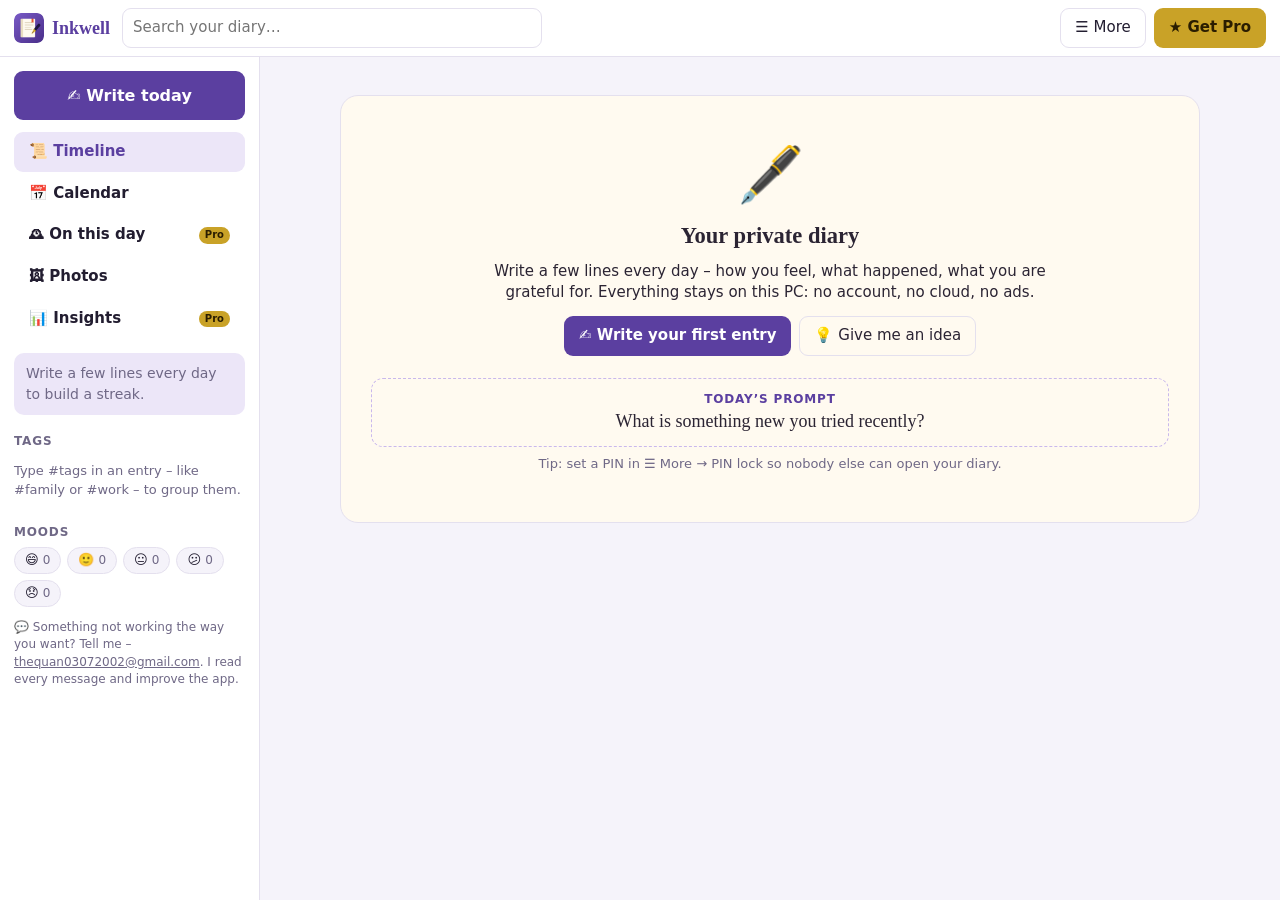
<file: index.html>
<!doctype html>
<html lang="en">
<head>
  <meta charset="utf-8">
  <meta name="viewport" content="width=device-width, initial-scale=1">
  <title>Inkwell – Private Diary</title>
  <meta name="description" content="A private diary and journal for Windows. Write every day with moods, tags, photos and prompts, look back with a calendar and 'On this day', lock it with a PIN and print your journal as a book. Offline, no account, no subscription.">
  <meta name="theme-color" content="#5b3fa0">
  <link rel="manifest" href="manifest.json">
  <link rel="icon" href="icon-192.png">
  <link rel="stylesheet" href="style.css">
</head>
<body>
  <div id="lock" class="lock" hidden>
    <div class="lock-box">
      <img src="icon-192.png" width="64" height="64" alt="">
      <h1>Inkwell</h1>
      <p id="lockMsg">Enter your PIN</p>
      <div class="dots" id="pinDots"></div>
      <div class="keypad" id="keypad"></div>
      <button id="forgotBtn" class="linkbtn">Forgot PIN?</button>
    </div>
  </div>

  <header class="topbar">
    <div class="brand"><img src="icon-192.png" alt="" width="30" height="30"><span>Inkwell</span></div>
    <select id="journalPick" title="Journal"></select>
    <div class="search"><input id="searchIn" type="search" placeholder="Search your diary…"></div>
    <div class="top-btns">
      <button id="lockBtn" class="tb" title="Lock now" hidden>🔒</button>
      <button id="moreBtn" class="tb">☰ More</button>
      <button id="proBtn" class="pro-btn" hidden>★ Get Pro</button>
    </div>
    <div id="menu" class="menu" hidden>
      <button id="newJournalBtn">＋ New journal ★</button>
      <button id="renameJournalBtn">✎ Rename this journal</button>
      <button id="delJournalBtn" class="danger">🗑 Delete this journal…</button>
      <hr>
      <button id="printBtn">📖 Print or save as a book (PDF) ★</button>
      <button id="txtBtn">📝 Export as text (.txt)</button>
      <button id="docBtn">📄 Export to Word (.doc) ★</button>
      <hr>
      <button id="pinBtn">🔒 PIN lock…</button>
      <button id="themeBtn">🎨 Paper &amp; font…</button>
      <button id="backupBtn">💾 Back up everything</button>
      <button id="restoreBtn2">📂 Restore a backup…</button>
      <hr>
      <a href="help.html" target="_blank" rel="noopener">❓ How to use Inkwell</a>
      <a href="why.html" target="_blank" rel="noopener">💡 Why Inkwell – compare</a>
      <a href="mailto:thequan03072002@gmail.com?subject=Inkwell%20feedback">✉ Feedback &amp; support</a>
      <a href="https://apps.microsoft.com/detail/9NB48B109NR4" target="_blank" rel="noopener">More apps: CueScroll teleprompter</a>
      <a href="https://apps.microsoft.com/detail/9NRFXK36T685" target="_blank" rel="noopener">More apps: ResumePress resume builder</a>
    </div>
    <input id="fileIn" type="file" hidden>
  </header>

  <main class="pane">
    <nav class="side">
      <button id="newBtn" class="primary big">✍️ Write today</button>
      <div class="nav" id="nav">
        <button data-v="timeline" class="on">📜 Timeline</button>
        <button data-v="calendar">📅 Calendar</button>
        <button data-v="onthisday">🕰 On this day <span class="pro-tag">Pro</span></button>
        <button data-v="photos">🖼 Photos</button>
        <button data-v="stats">📊 Insights <span class="pro-tag">Pro</span></button>
      </div>
      <div class="streak" id="streak"></div>
      <h3>Tags</h3>
      <div class="tags" id="tagList"></div>
      <h3>Moods</h3>
      <div class="tags" id="moodList"></div>
      <p class="feedback">💬 Something not working the way you want? Tell me – <a href="mailto:thequan03072002@gmail.com?subject=Inkwell%20feedback">thequan03072002@gmail.com</a>. I read every message and improve the app.</p>
    </nav>
    <section class="main-col" id="mainCol"></section>
  </main>

  <dialog id="pinDlg" class="dlg">
    <h2>PIN lock</h2>
    <p class="muted" id="pinInfo">Ask for a PIN when Inkwell opens and after it has been idle.</p>
    <label class="field">New PIN (4–8 digits)<input id="pin1" type="password" inputmode="numeric" maxlength="8" autocomplete="new-password"></label>
    <label class="field">Repeat PIN<input id="pin2" type="password" inputmode="numeric" maxlength="8" autocomplete="new-password"></label>
    <label class="field">Lock again after
      <select id="idleSel"><option value="1">1 minute idle</option><option value="5" selected>5 minutes idle</option><option value="15">15 minutes idle</option><option value="60">1 hour idle</option><option value="0">Only when Inkwell opens</option></select>
    </label>
    <p class="hint">Inkwell cannot recover a forgotten PIN. Keep a backup – a restored backup does not include the PIN.</p>
    <div class="row-btns"><button id="pinSave" class="primary">Save PIN</button><button id="pinOff" class="ghost danger">Turn PIN off</button><button id="pinCancel" class="ghost">Cancel</button></div>
  </dialog>

  <dialog id="themeDlg" class="dlg">
    <h2>Paper &amp; font</h2>
    <label class="field">Paper<select id="paperSel"><option value="cream">Cream</option><option value="white">White</option><option value="sepia">Sepia ★</option><option value="night">Night ★</option></select></label>
    <label class="field">Writing font<select id="fontSel"><option value="serif">Georgia (serif)</option><option value="sans">Segoe UI (sans)</option><option value="hand">Handwriting ★</option><option value="mono">Typewriter ★</option></select></label>
    <label class="field">Text size<select id="sizeSel"><option value="16">Small</option><option value="18" selected>Medium</option><option value="21">Large</option></select></label>
    <div class="row-btns"><button id="themeClose" class="primary">Done</button></div>
  </dialog>

  <dialog id="printDlg" class="dlg">
    <h2>📖 Print your journal</h2>
    <p class="muted">Print it on paper or choose “Save as PDF” to keep a beautiful copy.</p>
    <label class="field">Book title<input id="bookTitle"></label>
    <div class="two"><label class="field">From<input id="bookFrom" type="date"></label><label class="field">To<input id="bookTo" type="date"></label></div>
    <label class="check"><input type="checkbox" id="bookPhotos" checked> Include photos</label>
    <label class="check"><input type="checkbox" id="bookFavs"> Only favourite entries ★</label>
    <div class="row-btns"><button id="bookGo" class="primary">Print / Save as PDF</button><button id="bookCancel" class="ghost">Cancel</button></div>
  </dialog>

  <dialog id="promptDlg" class="dlg wide">
    <h2>Writing ideas</h2>
    <div class="ptabs"><button data-p="prompts" class="on">💡 Prompts</button><button data-p="templates">🧾 Templates <span class="pro-tag">Pro</span></button></div>
    <div id="promptBody" class="prompt-list"></div>
    <div class="row-btns"><button id="promptShuffle" class="ghost">🔀 Shuffle</button><button id="promptClose" class="ghost">Close</button></div>
  </dialog>

  <dialog id="photoDlg" class="dlg photo-dlg">
    <img id="photoBig" alt="">
    <div class="row-btns"><button id="photoOpen" class="ghost">Open entry</button><button id="photoClose" class="ghost">Close</button></div>
  </dialog>

  <dialog id="proDialog" class="dlg">
    <h2>Inkwell Pro</h2>
    <p class="muted">One-time purchase. Yours forever on this Microsoft account – no subscription. Popular diary apps charge yearly or around $20.</p>
    <ul class="pro-list">
      <li><strong>Unlimited photos</strong> <span class="muted">(Free: 1 photo per entry)</span></li>
      <li><strong>On this day</strong> – what you wrote 1, 2, 5 years ago</li>
      <li><strong>Insights</strong> – streaks, mood chart, year in pixels, top tags</li>
      <li><strong>Print your journal as a book</strong> or PDF, Word export</li>
      <li><strong>Several journals</strong> – personal, travel, dreams, gratitude</li>
      <li><strong>Templates</strong>, sepia &amp; night paper, handwriting and typewriter fonts</li>
    </ul>
    <p class="feedback">💬 Something not working the way you want? Tell me – <a href="mailto:thequan03072002@gmail.com?subject=Inkwell%20feedback">thequan03072002@gmail.com</a>. I read every message and improve the app.</p>
    <p id="proMsg" class="pro-msg" hidden></p>
    <p id="trialInfo" class="pro-msg" hidden></p>
    <div class="row-btns">
      <button id="trialBtn" class="ghost" hidden>Try every Pro feature free for 7 days</button>
      <button id="buyBtn" class="primary" autofocus>Unlock Pro</button>
      <button id="restoreBtn" class="ghost">Restore purchase</button>
      <button id="closePro" class="ghost">Not now</button>
    </div>
  </dialog>

  <div id="toast" class="toast" hidden></div>
  <div id="printArea"></div>
  <script src="prompts.js"></script>
  <script src="app.js"></script>
  <script src="rate.js" data-id="9MWPS9LMSNGH" data-app="Inkwell"></script>
</body>
</html>
</file>
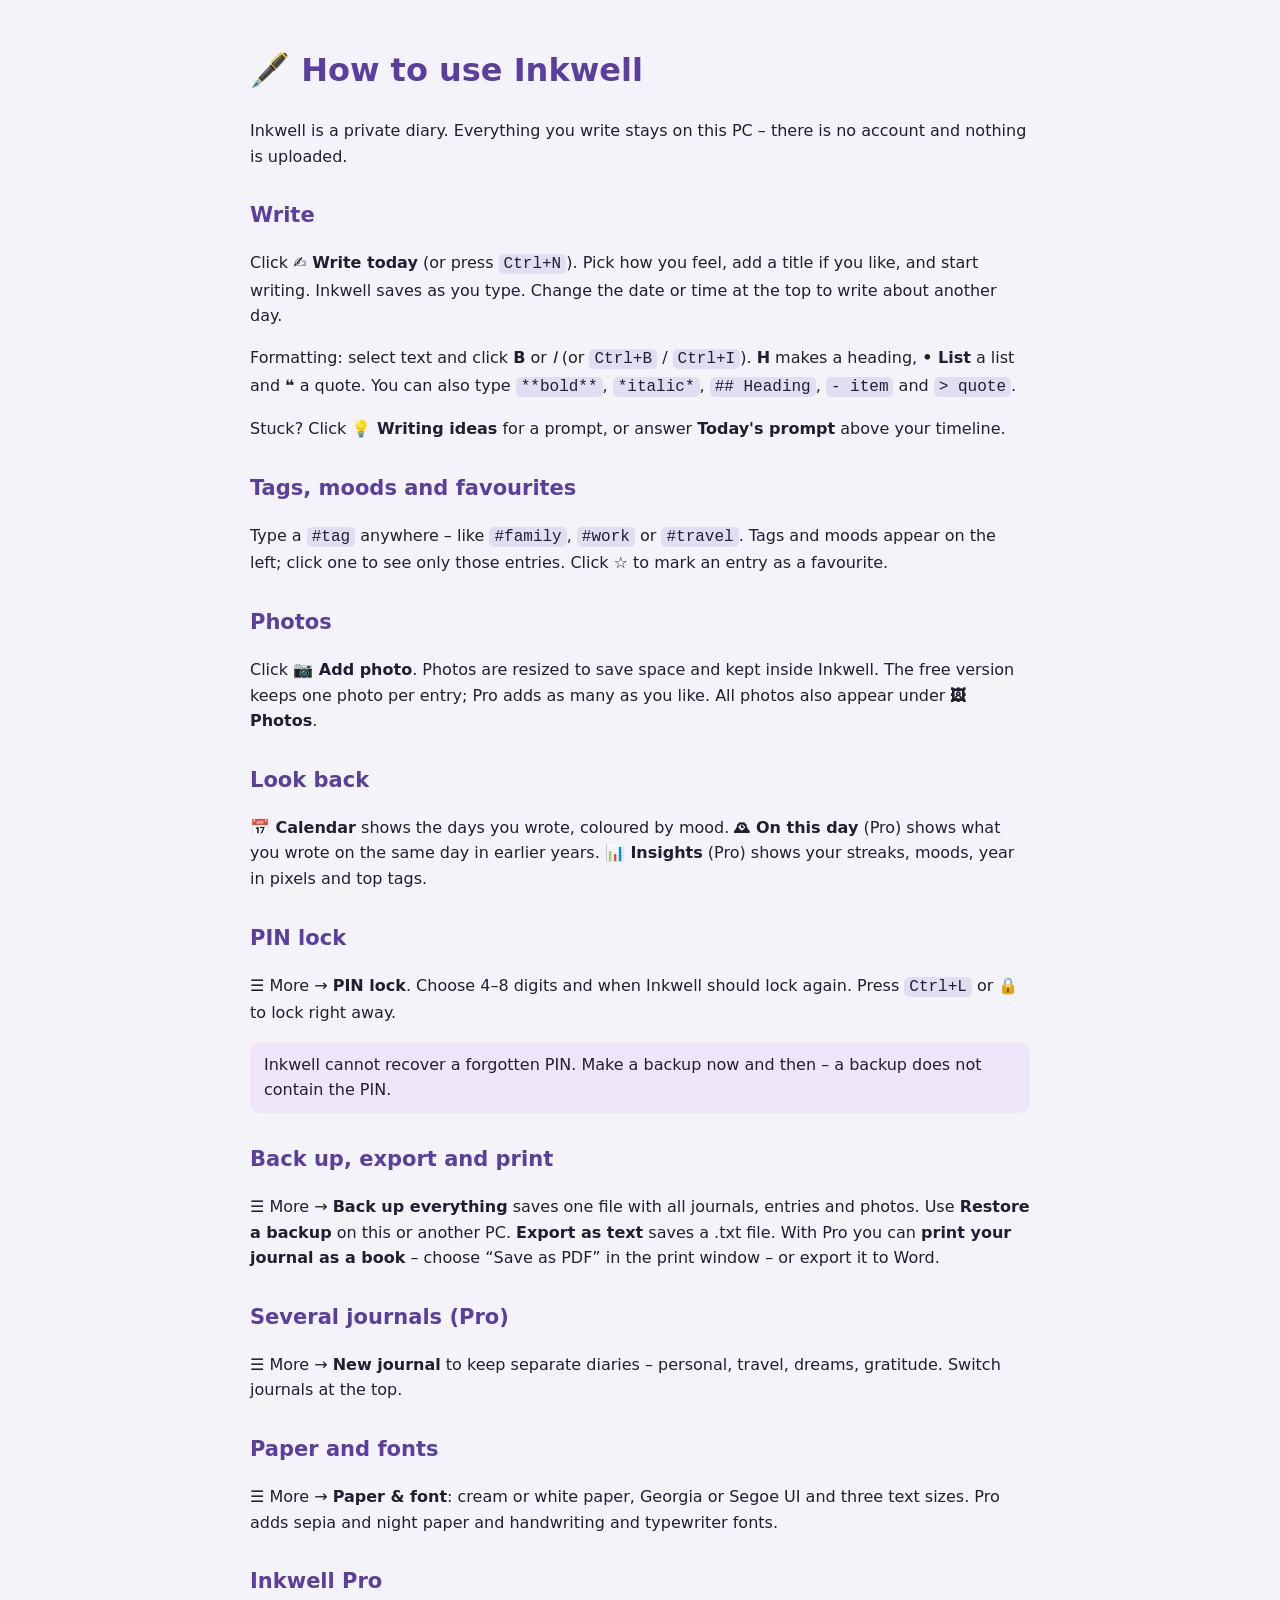
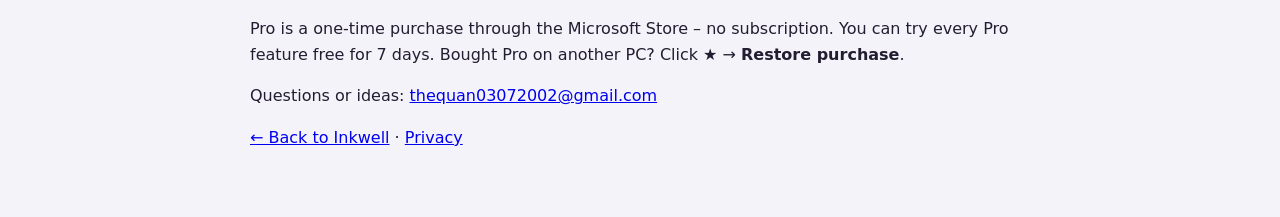
<file: help.html>
<!doctype html>
<html lang="en"><head><meta charset="utf-8"><meta name="viewport" content="width=device-width, initial-scale=1">
<title>How to use Inkwell</title><link rel="icon" href="icon-192.png">
<style>
body{font:16px/1.6 'Segoe UI',system-ui,sans-serif;max-width:780px;margin:0 auto;padding:24px 18px 60px;color:#221d30;background:#f5f3fa}
h1,h2{color:#5b3fa0}h2{margin-top:30px;font-size:21px}
.tip{background:#ece6f8;border-radius:10px;padding:10px 14px}
code{background:rgba(91,63,160,.12);padding:1px 5px;border-radius:5px}
@media (prefers-color-scheme:dark){body{background:#15121c;color:#ece8f5}h1,h2{color:#b9a1f2}.tip{background:#2b2340}a{color:#b9a1f2}}
</style></head><body>
<h1>🖋️ How to use Inkwell</h1>
<p>Inkwell is a private diary. Everything you write stays on this PC – there is no account and nothing is uploaded.</p>
<h2>Write</h2>
<p>Click <b>✍️ Write today</b> (or press <code>Ctrl+N</code>). Pick how you feel, add a title if you like, and start writing. Inkwell saves as you type. Change the date or time at the top to write about another day.</p>
<p>Formatting: select text and click <b>B</b> or <i>I</i> (or <code>Ctrl+B</code> / <code>Ctrl+I</code>). <b>H</b> makes a heading, <b>• List</b> a list and <b>❝</b> a quote. You can also type <code>**bold**</code>, <code>*italic*</code>, <code>## Heading</code>, <code>- item</code> and <code>&gt; quote</code>.</p>
<p>Stuck? Click <b>💡 Writing ideas</b> for a prompt, or answer <b>Today's prompt</b> above your timeline.</p>
<h2>Tags, moods and favourites</h2>
<p>Type a <code>#tag</code> anywhere – like <code>#family</code>, <code>#work</code> or <code>#travel</code>. Tags and moods appear on the left; click one to see only those entries. Click ☆ to mark an entry as a favourite.</p>
<h2>Photos</h2>
<p>Click <b>📷 Add photo</b>. Photos are resized to save space and kept inside Inkwell. The free version keeps one photo per entry; Pro adds as many as you like. All photos also appear under <b>🖼 Photos</b>.</p>
<h2>Look back</h2>
<p><b>📅 Calendar</b> shows the days you wrote, coloured by mood. <b>🕰 On this day</b> (Pro) shows what you wrote on the same day in earlier years. <b>📊 Insights</b> (Pro) shows your streaks, moods, year in pixels and top tags.</p>
<h2>PIN lock</h2>
<p>☰ More → <b>PIN lock</b>. Choose 4–8 digits and when Inkwell should lock again. Press <code>Ctrl+L</code> or 🔒 to lock right away.</p>
<p class="tip">Inkwell cannot recover a forgotten PIN. Make a backup now and then – a backup does not contain the PIN.</p>
<h2>Back up, export and print</h2>
<p>☰ More → <b>Back up everything</b> saves one file with all journals, entries and photos. Use <b>Restore a backup</b> on this or another PC. <b>Export as text</b> saves a .txt file. With Pro you can <b>print your journal as a book</b> – choose “Save as PDF” in the print window – or export it to Word.</p>
<h2>Several journals (Pro)</h2>
<p>☰ More → <b>New journal</b> to keep separate diaries – personal, travel, dreams, gratitude. Switch journals at the top.</p>
<h2>Paper and fonts</h2>
<p>☰ More → <b>Paper &amp; font</b>: cream or white paper, Georgia or Segoe UI and three text sizes. Pro adds sepia and night paper and handwriting and typewriter fonts.</p>
<h2>Inkwell Pro</h2>
<p>Pro is a one-time purchase through the Microsoft Store – no subscription. You can try every Pro feature free for 7 days. Bought Pro on another PC? Click ★ → <b>Restore purchase</b>.</p>
<p>Questions or ideas: <a href="mailto:thequan03072002@gmail.com?subject=Inkwell">thequan03072002@gmail.com</a></p>
<p><a href="index.html">← Back to Inkwell</a> · <a href="privacy.html">Privacy</a></p>
</body></html>
</file>
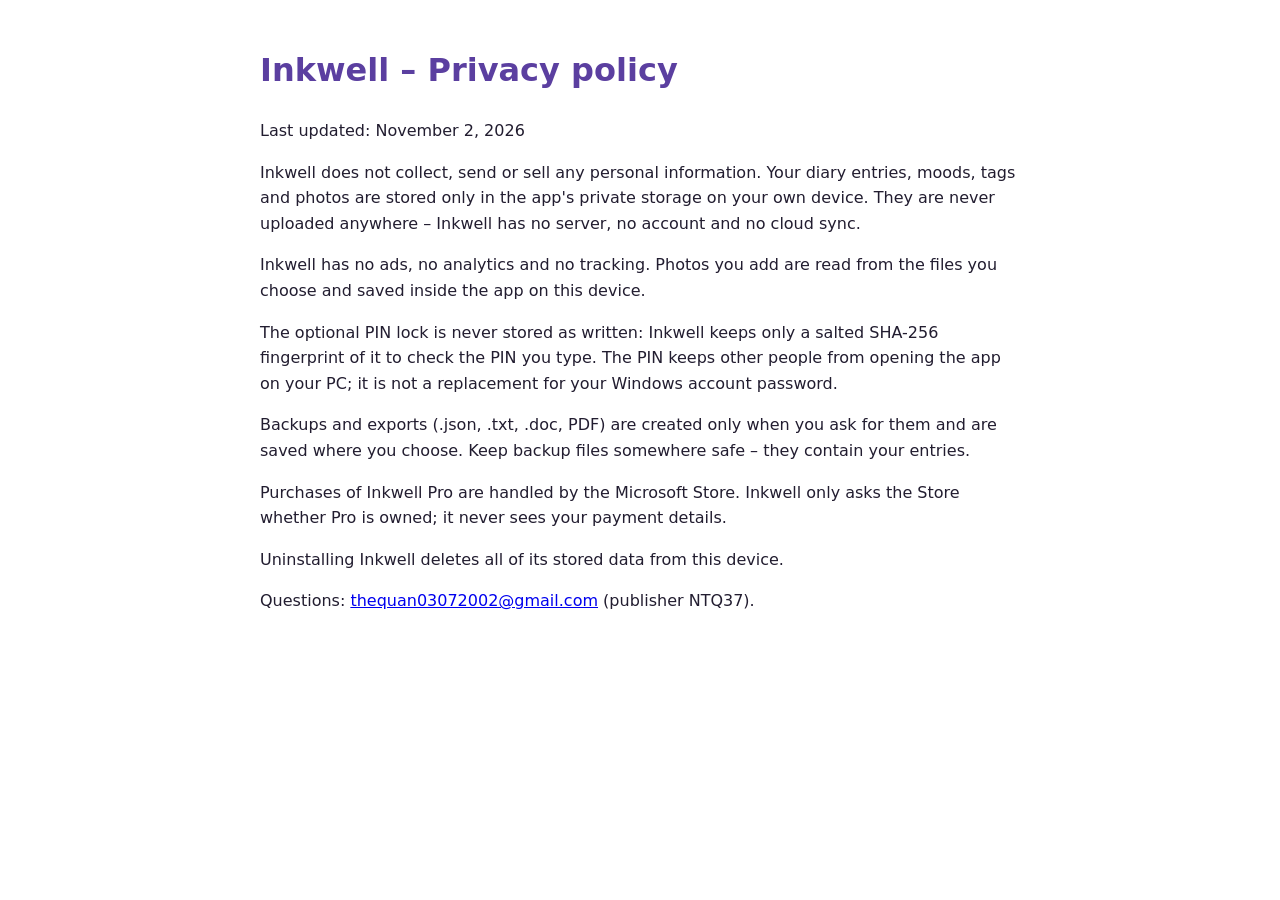
<file: privacy.html>
<!doctype html>
<html lang="en"><head><meta charset="utf-8"><meta name="viewport" content="width=device-width, initial-scale=1">
<title>Inkwell – Privacy policy</title><link rel="icon" href="icon-192.png">
<style>body{font:16px/1.6 'Segoe UI',system-ui,sans-serif;max-width:760px;margin:0 auto;padding:24px 18px;color:#221d30}h1{color:#5b3fa0}</style></head><body>
<h1>Inkwell – Privacy policy</h1>
<p>Last updated: November 2, 2026</p>
<p>Inkwell does not collect, send or sell any personal information. Your diary entries, moods, tags and photos are stored only in the app's private storage on your own device. They are never uploaded anywhere – Inkwell has no server, no account and no cloud sync.</p>
<p>Inkwell has no ads, no analytics and no tracking. Photos you add are read from the files you choose and saved inside the app on this device.</p>
<p>The optional PIN lock is never stored as written: Inkwell keeps only a salted SHA-256 fingerprint of it to check the PIN you type. The PIN keeps other people from opening the app on your PC; it is not a replacement for your Windows account password.</p>
<p>Backups and exports (.json, .txt, .doc, PDF) are created only when you ask for them and are saved where you choose. Keep backup files somewhere safe – they contain your entries.</p>
<p>Purchases of Inkwell Pro are handled by the Microsoft Store. Inkwell only asks the Store whether Pro is owned; it never sees your payment details.</p>
<p>Uninstalling Inkwell deletes all of its stored data from this device.</p>
<p>Questions: <a href="mailto:thequan03072002@gmail.com">thequan03072002@gmail.com</a> (publisher NTQ37).</p>
</body></html>
</file>
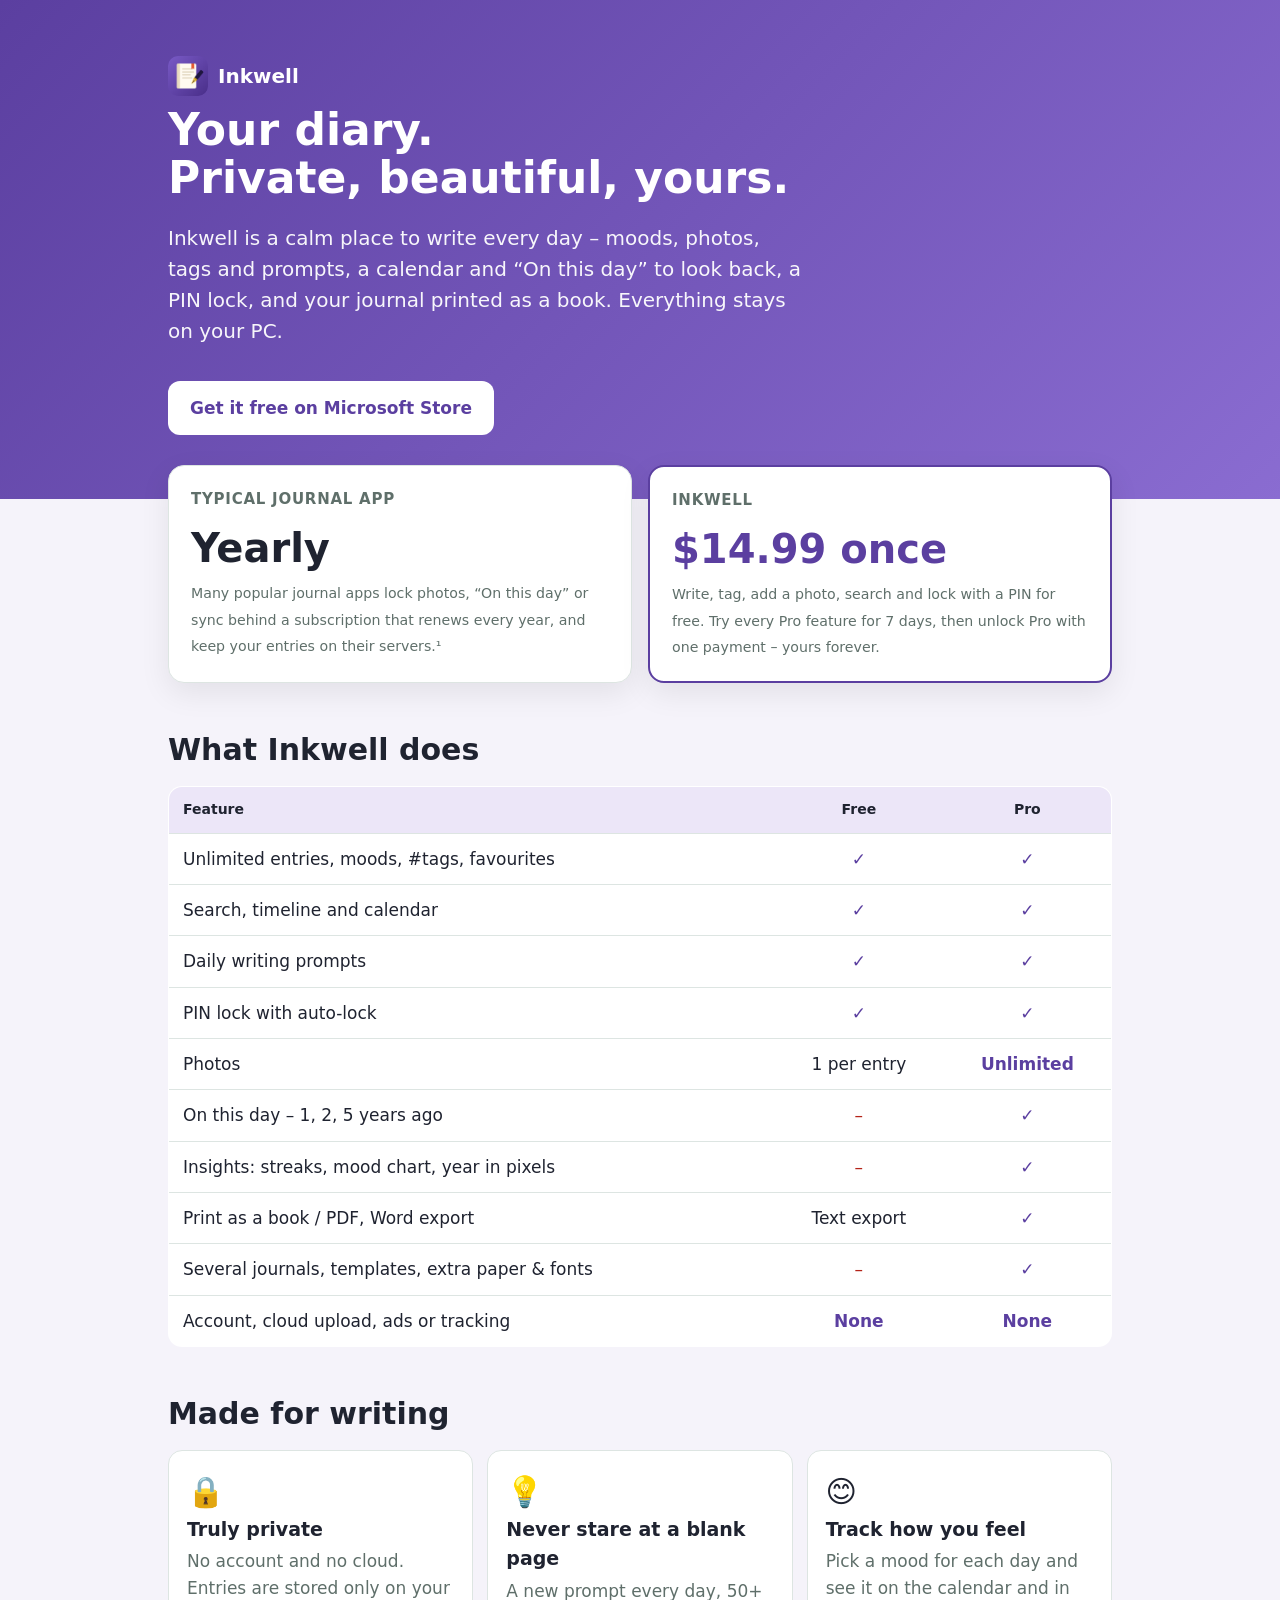
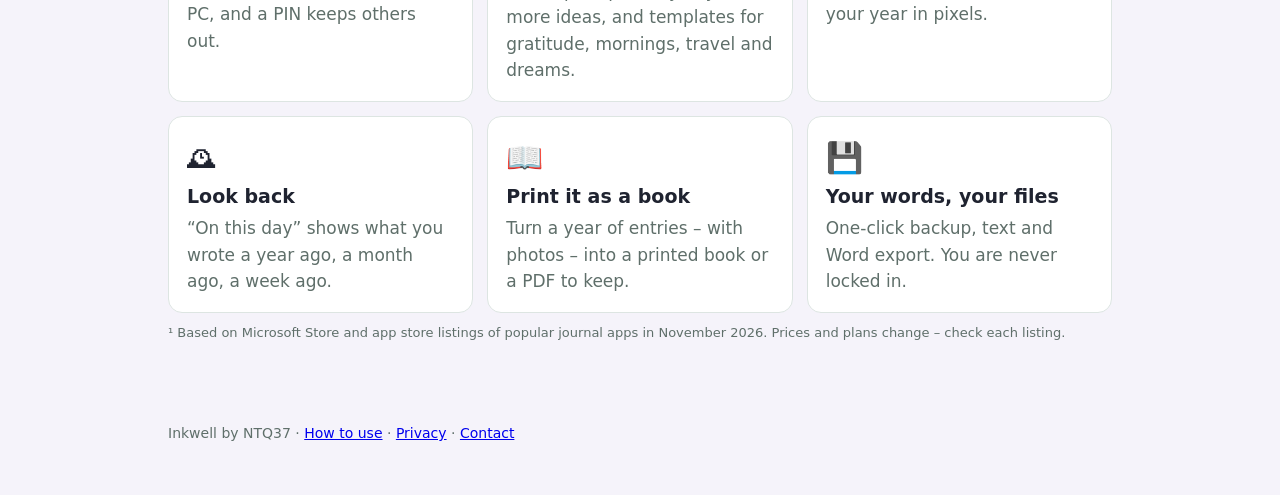
<file: why.html>
<!doctype html>
<html lang="en"><head><meta charset="utf-8"><meta name="viewport" content="width=device-width, initial-scale=1">
<title>Why Inkwell – a private diary without a subscription</title>
<meta name="description" content="Inkwell is a private diary and journal for Windows with moods, photos, prompts, a PIN lock and printing as a book. Offline, no account – pay once, no subscription.">
<link rel="icon" href="icon-192.png">
<style>
:root{--g:#5b3fa0;--g2:#ece6f8;--ink:#1f2330;--mut:#5f6f6a;--line:#dde5e2;--bg:#f5f3fa;--card:#fff}
@media (prefers-color-scheme:dark){:root{--g:#b9a1f2;--g2:#2b2340;--ink:#e9f0ed;--mut:#a3b2ad;--line:#2f3a37;--bg:#121715;--card:#1b2220}}
*{box-sizing:border-box}body{margin:0;font:17px/1.55 'Segoe UI',system-ui,sans-serif;color:var(--ink);background:var(--bg)}
.wrap{max-width:980px;margin:0 auto;padding:0 18px}
header{background:linear-gradient(135deg,#5b3fa0,#8a6cd1);color:#fff;padding:56px 0 64px}
header h1{font-size:44px;line-height:1.1;margin:10px 0}header p{font-size:20px;max-width:640px;opacity:.95}
.brand{display:flex;align-items:center;gap:10px;font-weight:800;font-size:20px}.brand img{border-radius:10px}
.cta{display:inline-block;background:#fff;color:#5b3fa0;font-weight:800;padding:14px 22px;border-radius:12px;text-decoration:none;margin-top:14px}
.price{display:grid;grid-template-columns:1fr 1fr;gap:16px;margin:-34px 0 30px}
.pcard{background:var(--card);border:1px solid var(--line);border-radius:16px;padding:22px;box-shadow:0 10px 30px rgba(0,0,0,.08)}
.pcard h3{margin:0 0 6px;color:var(--mut);font-size:15px;text-transform:uppercase;letter-spacing:.05em}
.pcard .big{font-size:40px;font-weight:800}.pcard.us{border:2px solid var(--g)}.pcard.us .big{color:var(--g)}
.pcard small{color:var(--mut)}
h2{font-size:30px;margin:44px 0 12px}
table{width:100%;border-collapse:collapse;background:var(--card);border:1px solid var(--line);border-radius:14px;overflow:hidden}
th,td{padding:12px 14px;border-bottom:1px solid var(--line);text-align:center}th:first-child,td:first-child{text-align:left}
th{background:var(--g2);font-size:14px}td.y{color:var(--g);font-weight:800}td.n{color:#b42318}
.grid{display:grid;grid-template-columns:repeat(auto-fill,minmax(270px,1fr));gap:14px}
.f{background:var(--card);border:1px solid var(--line);border-radius:14px;padding:18px}.f b{display:block;font-size:19px;margin-bottom:4px}.f span{color:var(--mut)}
.f .ic{font-size:30px}
.note{color:var(--mut);font-size:13px;margin:10px 0 50px}
footer{padding:30px 0 50px;color:var(--mut);font-size:14px}
@media (max-width:700px){header h1{font-size:32px}.price{grid-template-columns:1fr;margin-top:-24px}th,td{padding:9px 8px;font-size:14px}}
</style></head><body>
<header><div class="wrap">
  <div class="brand"><img src="icon-192.png" width="40" height="40" alt="">Inkwell</div>
  <h1>Your diary.<br>Private, beautiful, yours.</h1>
  <p>Inkwell is a calm place to write every day – moods, photos, tags and prompts, a calendar and “On this day” to look back, a PIN lock, and your journal printed as a book. Everything stays on your PC.</p>
  <a class="cta" href="https://apps.microsoft.com/detail/9MWPS9LMSNGH" id="storeLink">Get it free on Microsoft Store</a>
</div></header>
<main class="wrap">
  <div class="price">
    <div class="pcard"><h3>Typical journal app</h3><div class="big">Yearly</div><small>Many popular journal apps lock photos, “On this day” or sync behind a subscription that renews every year, and keep your entries on their servers.¹</small></div>
    <div class="pcard us"><h3>Inkwell</h3><div class="big" id="ourPrice">$14.99 once</div><small id="ourNote">Write, tag, add a photo, search and lock with a PIN for free. Try every Pro feature for 7 days, then unlock Pro with one payment – yours forever.</small></div>
  </div>
  <h2>What Inkwell does</h2>
  <table>
    <thead><tr><th>Feature</th><th>Free</th><th>Pro</th></tr></thead>
    <tbody>
      <tr><td>Unlimited entries, moods, #tags, favourites</td><td class="y">✓</td><td class="y">✓</td></tr>
      <tr><td>Search, timeline and calendar</td><td class="y">✓</td><td class="y">✓</td></tr>
      <tr><td>Daily writing prompts</td><td class="y">✓</td><td class="y">✓</td></tr>
      <tr><td>PIN lock with auto-lock</td><td class="y">✓</td><td class="y">✓</td></tr>
      <tr><td>Photos</td><td>1 per entry</td><td class="y">Unlimited</td></tr>
      <tr><td>On this day – 1, 2, 5 years ago</td><td class="n">–</td><td class="y">✓</td></tr>
      <tr><td>Insights: streaks, mood chart, year in pixels</td><td class="n">–</td><td class="y">✓</td></tr>
      <tr><td>Print as a book / PDF, Word export</td><td>Text export</td><td class="y">✓</td></tr>
      <tr><td>Several journals, templates, extra paper & fonts</td><td class="n">–</td><td class="y">✓</td></tr>
      <tr><td>Account, cloud upload, ads or tracking</td><td class="y">None</td><td class="y">None</td></tr>
    </tbody>
  </table>
  <h2>Made for writing</h2>
  <div class="grid">
    <div class="f"><div class="ic">🔒</div><b>Truly private</b><span>No account and no cloud. Entries are stored only on your PC, and a PIN keeps others out.</span></div>
    <div class="f"><div class="ic">💡</div><b>Never stare at a blank page</b><span>A new prompt every day, 50+ more ideas, and templates for gratitude, mornings, travel and dreams.</span></div>
    <div class="f"><div class="ic">😊</div><b>Track how you feel</b><span>Pick a mood for each day and see it on the calendar and in your year in pixels.</span></div>
    <div class="f"><div class="ic">🕰</div><b>Look back</b><span>“On this day” shows what you wrote a year ago, a month ago, a week ago.</span></div>
    <div class="f"><div class="ic">📖</div><b>Print it as a book</b><span>Turn a year of entries – with photos – into a printed book or a PDF to keep.</span></div>
    <div class="f"><div class="ic">💾</div><b>Your words, your files</b><span>One-click backup, text and Word export. You are never locked in.</span></div>
  </div>
  <p class="note">¹ Based on Microsoft Store and app store listings of popular journal apps in November 2026. Prices and plans change – check each listing.</p>
</main>
<footer><div class="wrap">Inkwell by NTQ37 · <a href="help.html">How to use</a> · <a href="privacy.html">Privacy</a> · <a href="mailto:thequan03072002@gmail.com">Contact</a></div></footer>
</body></html>
</file>
<file: style.css>
:root {
  --bg: #f5f3fa; --card: #ffffff; --text: #221d30; --muted: #6f6886;
  --line: #e4e0ee; --accent: #5b3fa0; --accent-2: #ece6f8; --accent-soft: #c9b8ec; --on-accent: #ffffff; --danger: #b42318;
  --paper: #fffaf0; --ink: #2b2433; --rule: #efe6d2; --wsize: 18px;
  --wfont: Georgia, 'Times New Roman', serif;
}
@media (prefers-color-scheme: dark) {
  :root { --bg: #15121c; --card: #1d1927; --text: #ece8f5; --muted: #a59dbb; --line: #322b42; --accent: #b9a1f2; --accent-2: #2b2340; --accent-soft: #5e4a8f; --on-accent: #1a1030; --danger: #f97066;
    --paper: #221d2d; --ink: #ece6f5; --rule: #2f2840; }
}
body[data-paper="white"] { --paper: #ffffff; --ink: #222; --rule: #eceaf2; }
body[data-paper="sepia"] { --paper: #f4e8cf; --ink: #3b2d1a; --rule: #e6d4af; }
body[data-paper="night"] { --paper: #1b1d2b; --ink: #e6e3f0; --rule: #2b2e42; }
@media (prefers-color-scheme: dark) { body[data-paper="white"] { --paper: #24212e; --ink: #f1eef8; --rule: #322e40; } body[data-paper="sepia"] { --paper: #2e271c; --ink: #f0e2c8; --rule: #43392a; } }
body[data-font="sans"] { --wfont: 'Segoe UI', system-ui, sans-serif; }
body[data-font="hand"] { --wfont: 'Segoe Print', 'Bradley Hand', 'Comic Sans MS', cursive; }
body[data-font="mono"] { --wfont: 'Courier New', 'Consolas', monospace; }

* { box-sizing: border-box; }
[hidden] { display: none !important; }
html, body { height: 100%; }
body { margin: 0; font: 15px/1.45 'Segoe UI', system-ui, sans-serif; background: var(--bg); color: var(--text); display: flex; flex-direction: column; }
button, input, select, textarea { font: inherit; color: inherit; }
button { cursor: pointer; border: 1px solid transparent; border-radius: 9px; padding: 8px 14px; background: var(--accent-2); }
input, select, textarea { background: var(--card); border: 1px solid var(--line); border-radius: 9px; padding: 8px 10px; width: 100%; }
input:focus, select:focus, textarea:focus, button:focus-visible { outline: 3px solid var(--accent); outline-offset: 1px; }
.primary { background: var(--accent); color: var(--on-accent); font-weight: 700; }
.ghost { background: transparent; border-color: var(--line); }
.ghost:hover, .tb:hover { border-color: var(--accent); }
.ghost.sm, .sm { padding: 4px 10px; font-size: 13px; }
.danger { color: var(--danger); }
.muted { color: var(--muted); font-weight: 400; }
.hint { color: var(--muted); font-size: 13px; margin: 6px 0; }
.wide { width: 100%; margin-top: 8px; }
.grow { flex: 1; }
.linkbtn { background: none; color: var(--muted); text-decoration: underline; }

.topbar { display: flex; align-items: center; gap: 12px; padding: 8px 14px; background: var(--card); border-bottom: 1px solid var(--line); position: relative; }
.brand { display: flex; align-items: center; gap: 8px; font-weight: 800; font-size: 18px; color: var(--accent); font-family: Georgia, serif; }
.brand img { border-radius: 7px; }
#journalPick { width: auto; max-width: 220px; font-weight: 600; }
.search { flex: 1; max-width: 420px; }
.top-btns { margin-left: auto; display: flex; gap: 8px; }
.tb { background: transparent; border-color: var(--line); }
.pro-btn { background: #c9a227; color: #2a1d00; font-weight: 800; }
.pro-btn.is-pro { background: var(--accent-2); color: var(--accent); }
.menu { position: absolute; right: 14px; top: 52px; background: var(--card); border: 1px solid var(--line); border-radius: 12px; box-shadow: 0 12px 30px rgba(0,0,0,.18); padding: 6px; z-index: 30; display: flex; flex-direction: column; min-width: 290px; }
.menu button, .menu a { text-align: left; background: transparent; padding: 9px 12px; border-radius: 8px; color: var(--text); text-decoration: none; }
.menu button:hover, .menu a:hover { background: var(--accent-2); }
.menu hr { border: 0; border-top: 1px solid var(--line); margin: 4px 6px; }

.pane { flex: 1; display: grid; grid-template-columns: 260px 1fr; min-height: 0; }
.side { padding: 14px; border-right: 1px solid var(--line); overflow: auto; background: var(--card); }
.side h3 { font-size: 12px; text-transform: uppercase; letter-spacing: .07em; color: var(--muted); margin: 18px 0 6px; }
.big { width: 100%; padding: 12px; font-size: 16px; }
.nav { display: flex; flex-direction: column; gap: 2px; margin-top: 12px; }
.nav button { text-align: left; background: transparent; font-weight: 600; display: flex; align-items: center; gap: 6px; }
.nav button:hover { background: var(--accent-2); }
.nav button.on { background: var(--accent-2); color: var(--accent); }
.pro-tag { font-size: 10px; font-weight: 800; background: #c9a227; color: #2a1d00; border-radius: 99px; padding: 1px 6px; margin-left: auto; }
.streak { margin-top: 14px; background: var(--accent-2); border-radius: 10px; padding: 10px 12px; font-size: 14px; line-height: 1.5; }
.tags { display: flex; flex-wrap: wrap; gap: 6px; }
.chip { padding: 3px 10px; border-radius: 99px; font-size: 13px; background: var(--bg); border: 1px solid var(--line); }
.chip i { font-style: normal; color: var(--muted); font-size: 12px; }
.chip.on { background: var(--accent); color: var(--on-accent); border-color: var(--accent); }
.chip.on i { color: inherit; }
.main-col { overflow: auto; padding: 18px 26px 40px; min-width: 0; }
.main-col > * { max-width: 860px; margin-left: auto; margin-right: auto; }

.paper { background: var(--paper); color: var(--ink); }
.welcome { text-align: center; padding: 40px 30px; border-radius: 18px; border: 1px solid var(--line); margin-top: 20px; }
.wel-ic { font-size: 54px; }
.welcome h1 { font-family: Georgia, serif; margin: 6px 0; }
.welcome p { max-width: 560px; margin: 8px auto; }
.center { justify-content: center; }
.row-btns { display: flex; gap: 8px; flex-wrap: wrap; margin-top: 12px; }
.today-prompt, .prompt-bar { margin: 22px auto 8px; border-radius: 12px; padding: 12px 16px; border: 1px dashed var(--accent-soft); }
.today-prompt span, .prompt-bar span { display: block; font-size: 12px; text-transform: uppercase; letter-spacing: .07em; color: var(--accent); font-weight: 700; }
.today-prompt b, .prompt-bar b { font-family: var(--wfont); font-weight: 400; font-size: 18px; }
.prompt-bar { display: flex; align-items: center; gap: 14px; justify-content: space-between; margin: 0 auto 6px; border-style: solid; border-color: var(--line); }
.filters { background: var(--accent-2); border-radius: 10px; padding: 8px 12px; display: flex; align-items: center; gap: 10px; justify-content: space-between; }
.month { font-family: Georgia, serif; font-size: 20px; margin: 22px auto 8px; color: var(--accent); }
.vh { font-family: Georgia, serif; }
.empty { color: var(--muted); text-align: center; padding: 30px; }

.card { display: flex; gap: 16px; padding: 14px 16px; border-radius: 14px; border: 1px solid var(--line); margin-bottom: 10px; cursor: pointer; transition: transform .08s, box-shadow .08s; }
.card:hover { box-shadow: 0 6px 18px rgba(60,30,120,.12); transform: translateY(-1px); }
.cdate { width: 52px; text-align: center; flex: none; }
.cdate b { display: block; font: 700 28px/1 Georgia, serif; color: var(--accent); }
.cdate span { font-size: 12px; text-transform: uppercase; color: var(--muted); }
.cbody { flex: 1; min-width: 0; }
.cbody h3 { margin: 0 0 4px; font-family: var(--wfont); font-size: 18px; overflow-wrap: anywhere; }
.cbody p { margin: 0; font-family: var(--wfont); opacity: .85; overflow-wrap: anywhere; display: -webkit-box; -webkit-line-clamp: 2; -webkit-box-orient: vertical; overflow: hidden; }
.cmeta { display: flex; gap: 10px; flex-wrap: wrap; font-size: 13px; color: var(--muted); margin-top: 6px; align-items: center; }
.tg { color: var(--accent); }
.star { color: #c9a227; }
.cthumb { width: 92px; height: 92px; flex: none; border-radius: 10px; overflow: hidden; }
.cthumb img { width: 100%; height: 100%; object-fit: cover; }

.ed { border-radius: 16px; border: 1px solid var(--line); padding: 16px 22px 18px; }
.ed-top { display: flex; align-items: center; gap: 8px; flex-wrap: wrap; }
.ed-top input { width: auto; }
.ed-top .on { color: #c9a227; border-color: #c9a227; }
.ed-date { font-family: Georgia, serif; font-size: 22px; color: var(--accent); margin: 14px 0 6px; }
.moods { display: flex; align-items: center; gap: 6px; flex-wrap: wrap; }
.moods button { background: transparent; border: 1px solid transparent; font-size: 22px; padding: 4px 8px; display: flex; flex-direction: column; align-items: center; line-height: 1.1; opacity: .55; }
.moods button small { font-size: 11px; color: var(--muted); }
.moods button:hover { opacity: 1; }
.moods button.on { opacity: 1; border-color: var(--accent); background: var(--accent-2); }
.ed-title { font-family: var(--wfont); font-size: 26px; border: 0; border-bottom: 1px solid var(--rule); border-radius: 0; background: transparent; color: var(--ink); padding: 10px 2px; margin-top: 6px; }
.ed-title:focus { outline: none; border-bottom-color: var(--accent); }
.ed-tools { display: flex; gap: 4px; flex-wrap: wrap; margin: 10px 0 6px; align-items: center; }
.ed-tools button { background: transparent; padding: 4px 10px; border-color: var(--rule); color: var(--ink); }
.ed-tools button:hover { border-color: var(--accent); }
.ed-tools .sep { width: 10px; }
#edBody { font-family: var(--wfont); font-size: var(--wsize); line-height: 1.75; border: 0; background: transparent; color: var(--ink); resize: none; padding: 4px 2px; min-height: 320px;
  background-image: linear-gradient(transparent calc(1.75em - 1px), var(--rule) 1px); background-size: 100% 1.75em; background-attachment: local; }
#edBody:focus { outline: none; }
.rendered { font-family: var(--wfont); font-size: var(--wsize); line-height: 1.7; padding: 6px 2px; min-height: 200px; overflow-wrap: anywhere; }
.rendered h2 { margin: 6px 0 10px; }
.rendered blockquote, .book blockquote { border-left: 3px solid var(--accent-soft); margin: 10px 0; padding: 2px 14px; font-style: italic; opacity: .85; }
.tag-in { color: var(--accent); }
.ed-photos { display: flex; gap: 10px; flex-wrap: wrap; margin-top: 12px; }
.ed-photos .ph-wrap { position: relative; width: 150px; height: 150px; border-radius: 12px; overflow: hidden; border: 1px solid var(--rule); }
.ed-photos img { width: 100%; height: 100%; object-fit: cover; cursor: zoom-in; }
.ph-x { position: absolute; top: 6px; right: 6px; padding: 2px 8px; background: rgba(0,0,0,.6); color: #fff; }
.ed-foot { display: flex; justify-content: space-between; gap: 10px; font-size: 13px; margin-top: 10px; color: var(--muted); flex-wrap: wrap; }

.cal-head { display: flex; align-items: center; gap: 10px; margin-bottom: 12px; }
.cal-head h1 { font-family: Georgia, serif; font-size: 24px; margin: 0; min-width: 220px; text-align: center; }
.cal-head input { width: auto; margin-left: auto; }
.cal { display: grid; grid-template-columns: repeat(7, 1fr); gap: 6px; }
.cw { text-align: center; font-size: 12px; text-transform: uppercase; color: var(--muted); font-weight: 700; }
.cd { aspect-ratio: 1.15; background: var(--card); border: 1px solid var(--line); border-radius: 10px; display: flex; flex-direction: column; align-items: center; justify-content: center; position: relative; padding: 4px; }
.cd span { position: absolute; top: 5px; left: 8px; font-size: 13px; color: var(--muted); }
.cd em { font-style: normal; font-size: 24px; }
.cd i { position: absolute; bottom: 4px; right: 6px; font-size: 11px; font-style: normal; background: var(--accent); color: var(--on-accent); border-radius: 99px; padding: 0 6px; }
.cd.has { background: color-mix(in srgb, var(--mc, var(--accent-soft)) 22%, var(--card)); border-color: var(--mc, var(--accent-soft)); }
.cd.today { outline: 2px solid var(--accent); }
.cd.sel { box-shadow: 0 0 0 3px var(--accent); }

.pgrid { display: grid; grid-template-columns: repeat(auto-fill, minmax(170px, 1fr)); gap: 10px; }
.pgrid figure { margin: 0; border-radius: 12px; overflow: hidden; background: var(--card); border: 1px solid var(--line); cursor: zoom-in; }
.pgrid img { width: 100%; aspect-ratio: 1; object-fit: cover; display: block; }
.pgrid figcaption { font-size: 12px; padding: 5px 8px; color: var(--muted); }
.photo-dlg { max-width: min(92vw, 1100px); }
.photo-dlg img { max-width: 100%; max-height: 75vh; display: block; margin: 0 auto; border-radius: 10px; }

.kpis { display: grid; grid-template-columns: repeat(auto-fit, minmax(130px, 1fr)); gap: 10px; }
.kpis div { background: var(--card); border: 1px solid var(--line); border-radius: 12px; padding: 12px; }
.kpis b { display: block; font-size: 24px; color: var(--accent); }
.kpis span { font-size: 13px; color: var(--muted); }
.panel { background: var(--card); border: 1px solid var(--line); border-radius: 14px; padding: 14px 16px; margin-top: 12px; }
.panel h2 { font-size: 16px; margin: 0 0 10px; }
.ph { display: flex; justify-content: space-between; align-items: center; }
.ph select { width: auto; }
.two-panels { display: grid; grid-template-columns: 1fr 1fr; gap: 12px; }
.pixels { display: grid; grid-template-columns: 34px repeat(31, 1fr); gap: 3px; font-size: 10px; }
.pixels b { font-weight: 400; color: var(--muted); text-align: center; }
.pixels .pm { text-align: left; }
.pixels i { aspect-ratio: 1; background: var(--bg); border-radius: 3px; border: 1px solid var(--line); }
.pixels i[data-day] { cursor: pointer; border-color: transparent; }
.pixels i.no { visibility: hidden; }
.bar { display: grid; grid-template-columns: 90px 1fr 34px; gap: 8px; align-items: center; margin: 6px 0; font-size: 14px; }
.bar div { background: var(--bg); border-radius: 99px; height: 12px; overflow: hidden; }
.bar i { display: block; height: 100%; border-radius: 99px; }
.bar b { text-align: right; }
.cols { display: flex; gap: 6px; align-items: flex-end; height: 150px; }
.col { flex: 1; height: 100%; display: flex; flex-direction: column; justify-content: flex-end; align-items: center; gap: 4px; }
.col i { width: 100%; border-radius: 5px 5px 0 0; min-height: 2px; }
.col span { font-size: 11px; color: var(--muted); }

.dlg { border: 1px solid var(--line); border-radius: 16px; padding: 22px; background: var(--card); color: var(--text); max-width: 460px; width: calc(100% - 32px); }
.dlg.wide { max-width: 640px; }
.dlg::backdrop { background: rgba(20,10,40,.5); }
.dlg h2 { margin: 0 0 6px; font-size: 21px; }
.field { display: flex; flex-direction: column; gap: 4px; font-weight: 600; font-size: 14px; margin-top: 10px; }
.two { display: grid; grid-template-columns: 1fr 1fr; gap: 10px; }
.check { display: flex; align-items: center; gap: 8px; margin-top: 10px; font-size: 14px; }
.check input { width: 18px; height: 18px; accent-color: var(--accent); }
.pro-list { padding-left: 20px; line-height: 1.8; }
.pro-msg { background: var(--accent-2); border-radius: 8px; padding: 9px 11px; }
.ptabs { display: flex; gap: 6px; margin: 8px 0; }
.ptabs button { background: transparent; border-color: var(--line); }
.ptabs button.on { background: var(--accent); color: var(--on-accent); }
.prompt-list { display: flex; flex-direction: column; gap: 6px; max-height: 50vh; overflow: auto; }
.prompt-list button { text-align: left; background: var(--bg); border: 1px solid var(--line); font-family: Georgia, serif; font-size: 16px; }
.prompt-list button:hover { border-color: var(--accent); }
.toast { position: fixed; left: 50%; bottom: 24px; transform: translateX(-50%); background: #1f1830; color: #fff; padding: 11px 18px; border-radius: 10px; z-index: 200; max-width: calc(100% - 24px); }

/* lock */
.lock { position: fixed; inset: 0; z-index: 150; background: linear-gradient(160deg, #3d2775, #5b3fa0 55%, #8a6cd1); display: flex; align-items: center; justify-content: center; color: #fff; }
.lock-box { text-align: center; width: 300px; }
.lock-box img { border-radius: 16px; }
.lock-box h1 { font-family: Georgia, serif; margin: 6px 0 2px; }
.dots { display: flex; gap: 12px; justify-content: center; margin: 14px 0 20px; min-height: 16px; }
.dots i { width: 14px; height: 14px; border-radius: 50%; border: 2px solid #fff; }
.dots i.on { background: #fff; }
.shake { animation: shake .35s; }
@keyframes shake { 25% { transform: translateX(-8px); } 50% { transform: translateX(8px); } 75% { transform: translateX(-4px); } }
.keypad { display: grid; grid-template-columns: repeat(3, 1fr); gap: 12px; }
.keypad button { background: rgba(255,255,255,.14); color: #fff; font-size: 24px; padding: 14px 0; border-radius: 50px; }
.keypad button:hover { background: rgba(255,255,255,.26); }
.keypad .primary { background: #fff; color: #5b3fa0; }
.lock .linkbtn { color: rgba(255,255,255,.8); margin-top: 16px; }
body.locked .pane, body.locked .topbar { visibility: hidden; }

/* print */
#printArea { display: none; }
@media print {
  @page { margin: 18mm 16mm; }
  body > *:not(#printArea) { display: none !important; }
  html, body { display: block; background: #fff; height: auto; color: #222; }
  #printArea { display: block; }
}
.book { font-family: var(--wfont); color: #222; font-size: 12pt; line-height: 1.6; }
.book-title { height: 240mm; display: flex; flex-direction: column; align-items: center; justify-content: center; text-align: center; page-break-after: always; break-after: page; }
.book-title div { font-size: 60pt; }
.book-title h1 { font-size: 34pt; margin: 10px 0; color: #5b3fa0; }
.book-title .small { color: #777; }
.book-month { color: #5b3fa0; font-size: 20pt; border-bottom: 1px solid #ccc; padding-bottom: 4px; margin-top: 18pt; page-break-after: avoid; break-after: avoid; }
.book-entry { margin: 0 0 16pt; overflow-wrap: anywhere; }
.be-date { color: #5b3fa0; font-size: 10pt; text-transform: uppercase; letter-spacing: .05em; }
.book-entry h3 { margin: 2pt 0 4pt; font-size: 15pt; }
.be-photos { display: flex; gap: 8px; flex-wrap: wrap; margin-top: 6pt; }
.be-photos img { max-width: 48%; max-height: 80mm; border-radius: 4px; break-inside: avoid; }

@media (max-width: 820px) {
  .pane { grid-template-columns: 1fr; }
  .side { border-right: 0; border-bottom: 1px solid var(--line); max-height: none; }
  .topbar { flex-wrap: wrap; }
  .search { order: 9; flex-basis: 100%; max-width: none; }
  .two-panels { grid-template-columns: 1fr; }
  .main-col { padding: 14px; }
}

/* feedback note */
.feedback { color: var(--muted); font-size: 12px; line-height: 1.45; margin: 12px 0 0; overflow-wrap: anywhere; }
.feedback a { color: inherit; text-decoration: underline; }
</file>
